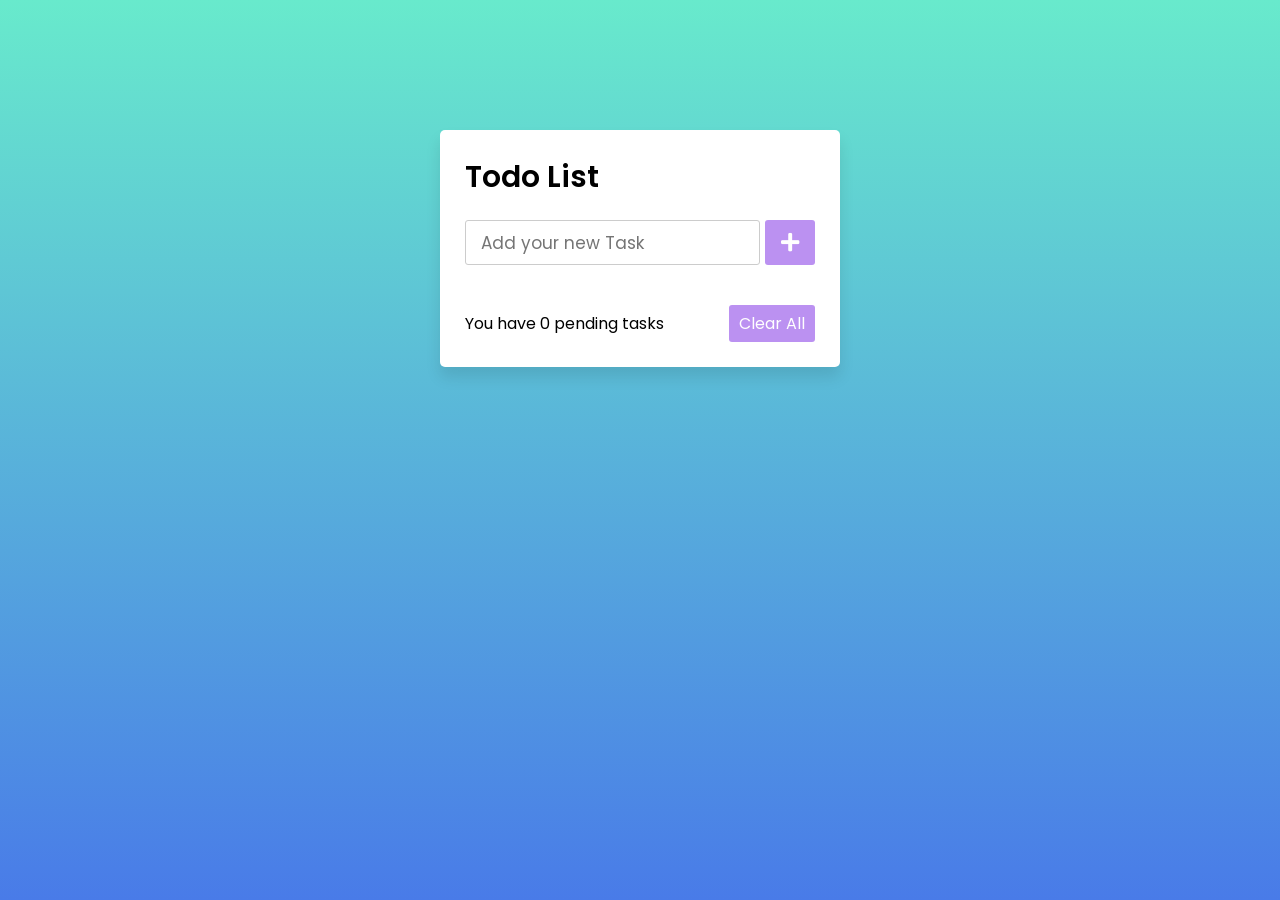
<file: girrajgautam15/TodoList/index.html>
<!DOCTYPE html>
<!-- Created By CodingNepal - www.codingnepalweb.com -->
<html lang="en">
<head>
    <meta charset="UTF-8">
    <meta name="viewport" content="width=device-width, initial-scale=1.0">
    <title>Todo App JavaScript | CodingNepal</title>
    <link rel="stylesheet" href="style.css">
    <link rel="stylesheet" href="https://cdnjs.cloudflare.com/ajax/libs/font-awesome/5.15.3/css/all.min.css"/>
</head>
<body>
  <div class="wrapper">
    <header>Todo List </header>
    <div class="inputField">
      <input type="text" placeholder="Add your new Task">
      <button><i class="fas fa-plus"></i></button>
    </div>
    <ul class="todoList">
      <!-- data are comes from local storage -->
    </ul>
    <div class="footer">
      <span>You have <span class="pendingTasks"></span> pending tasks</span>
      <button>Clear All</button>
    </div>
  </div>

  <script src="script.js"></script>

</body>
</html>
</file>
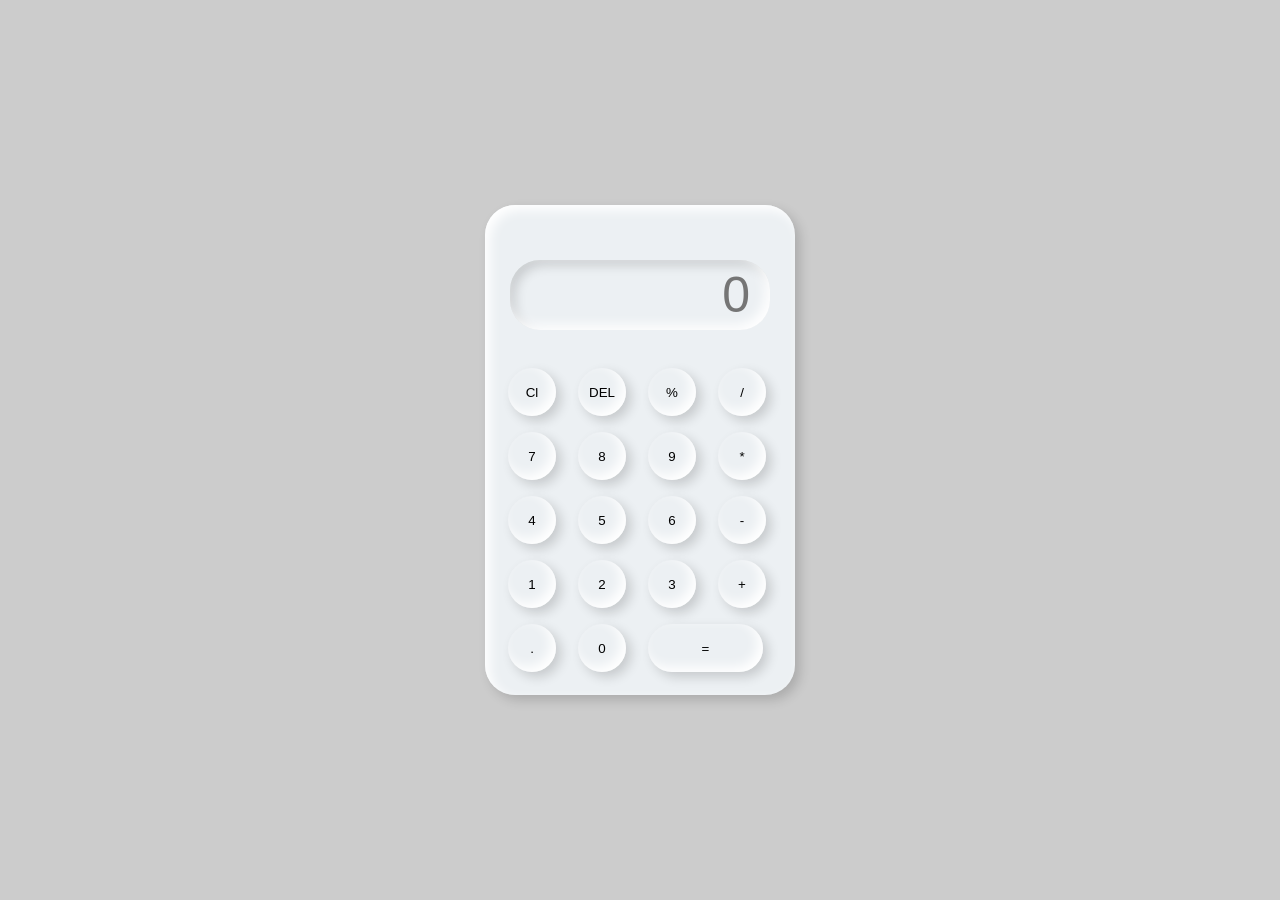
<file: girrajgautam15/TodoList/Calculator/index.html>
<!DOCTYPE html>
<html lang="en">
<head>
    <meta charset="UTF-8">
    <meta http-equiv="X-UA-Compatible" content="IE=edge">
    <meta name="viewport" content="width=device-width, initial-scale=1.0">
    <title>Calculator</title>
    <link rel="stylesheet" href="style.css">
</head>
<body>
    <div class="container">
        <div class="calculator">
            <input type="text" placeholder="0" id="outputScreen">
            <button onclick="Clear()">Cl</button>
            <button onclick="Del()">DEL</button>
            <button onclick="display('%')">%</button>
            <button onclick="display('/')">/</button>
            <button onclick="display('7')">7</button>
            <button onclick="display('8')">8</button>
            <button onclick="display('9')">9</button>
            <button onclick="display('*')">*</button>
            <button onclick="display('4')">4</button>
            <button onclick="display('5')">5</button>
            <button onclick="display('6')">6</button>
            <button onclick="display('-')">-</button>
            <button onclick="display('1')">1</button>
            <button onclick="display('2')">2</button>
            <button onclick="display('3')">3</button>
            <button onclick="display('+')">+</button>
            <button onclick="display('.')">.</button>
            <button onclick="display('0')">0</button>
            <button onclick="Calculate()" class="equal">=</button>
        </div>
    </div>

    <script src="main.js"></script>
</body> 
</html>
</file>
<file: girrajgautam15/TodoList/style.css>
@import url('https://fonts.googleapis.com/css2?family=Poppins:wght@200;300;400;500;600;700&display=swap');
*{
  margin: 0;
  padding: 0;
  box-sizing: border-box;
  font-family: 'Poppins', sans-serif;
}
::selection{
  color: #ffff;
  background: rgb(142, 73, 232);
}
body{
  width: 100%;
  height: 100vh;
  /* overflow: hidden; */
  padding: 10px;
  background: linear-gradient(to bottom, #68EACC 0%, #497BE8 100%);
}
.wrapper{
  background: #fff;
  max-width: 400px;
  width: 100%;
  margin: 120px auto;
  padding: 25px;
  border-radius: 5px;
  box-shadow: 0px 10px 15px rgba(0,0,0,0.1);
}
.wrapper header{
  font-size: 30px;
  font-weight: 600;
}
.wrapper .inputField{
  margin: 20px 0;
  width: 100%;
  display: flex;
  height: 45px;
}
.inputField input{
  width: 85%;
  height: 100%;
  outline: none;
  border-radius: 3px;
  border: 1px solid #ccc;
  font-size: 17px;
  padding-left: 15px;
  transition: all 0.3s ease;
}
.inputField input:focus{
  border-color: #8E49E8;
}
.inputField button{
  width: 50px;
  height: 100%;
  border: none;
  color: #fff;
  margin-left: 5px;
  font-size: 21px;
  outline: none;
  background: #8E49E8;
  cursor: pointer;
  border-radius: 3px;
  opacity: 0.6;
  pointer-events: none;
  transition: all 0.3s ease;
}
.inputField button:hover,
.footer button:hover{
  background: #721ce3;
}
.inputField button.active{
  opacity: 1;
  pointer-events: auto;
}
.wrapper .todoList{
  max-height: 250px;
  overflow-y: auto;
}
.todoList li{
  position: relative;
  list-style: none;
  margin-bottom: 8px;
  background: #f2f2f2;
  border-radius: 3px;
  padding: 10px 15px;
  cursor: default;
  overflow: hidden;
  word-wrap: break-word;
}
.todoList li .icon{
  position: absolute;
  right: -45px;
  top: 50%;
  transform: translateY(-50%);
  background: #e74c3c;
  width: 45px;
  text-align: center;
  color: #fff;
  padding: 10px 15px;
  border-radius: 0 3px 3px 0;
  cursor: pointer;
  transition: all 0.2s ease;
}
.todoList li:hover .icon{
  right: 0px;
}
.wrapper .footer{
  display: flex;
  width: 100%;
  margin-top: 20px;
  align-items: center;
  justify-content: space-between;
}
.footer button{
  padding: 6px 10px;
  border-radius: 3px;
  border: none;
  outline: none;
  color: #fff;
  font-weight: 400;
  font-size: 16px;
  margin-left: 5px;
  background: #8E49E8;
  cursor: pointer;
  user-select: none;
  opacity: 0.6;
  pointer-events: none;
  transition: all 0.3s ease;
}
.footer button.active{
  opacity: 1;
  pointer-events: auto;
}
</file>
<file: girrajgautam15/TodoList/Calculator/style.css>
*{
    margin: 0;
    padding: 0;
    box-sizing: border-box;
    background-color: #ccc;
    font-family: sans-serif;
    outline: none;
}

.container{
    height: 100vh;
    display: flex;
    justify-content: center;
    align-items: center;
}

.calculator{
    background-color: #ecf0f3;
    padding: 15px;
    border-radius: 30px;
    box-shadow: inset 5px 5px 12px #ffffff,
                      5px 5px 12px rgba(0,0,0,0.16);
    display: grid;
    grid-template-columns: repeat(4,70px);
}

input{
    grid-column: span 4;
    height: 70px;
    width: 260px;
    background-color: #ecf0f3;
    box-shadow: inset -5px -5px 12px #ffffff,
                inset  5px 5px 12px rgba(0,0,0,0.16);
    border: none;
    border-radius: 30px;
    color: rgb(70,70,70);
    font-size: 50px;
    text-align: end;
    margin: auto;
    margin-top: 40px;
    margin-bottom: 30px;
    padding: 20px;
}

button{
    height: 48px;
    width: 48px;
    background-color: #ecf0f3;
    box-shadow: inset -5px -5px 12px #ffffff,
                       5px 5px 12px rgba(0,0,0,0.16);
    border: none;
    border-radius: 50%;
    margin: 8px;
}

.equal{
    width: 115px;
    border-radius: 40px;
    background-color: #ecf0f3;
    box-shadow: inset -5px -5px 12px #ffffff,
                       5px 5px 12px rgba(0,0,0,0.16);
}
</file>
